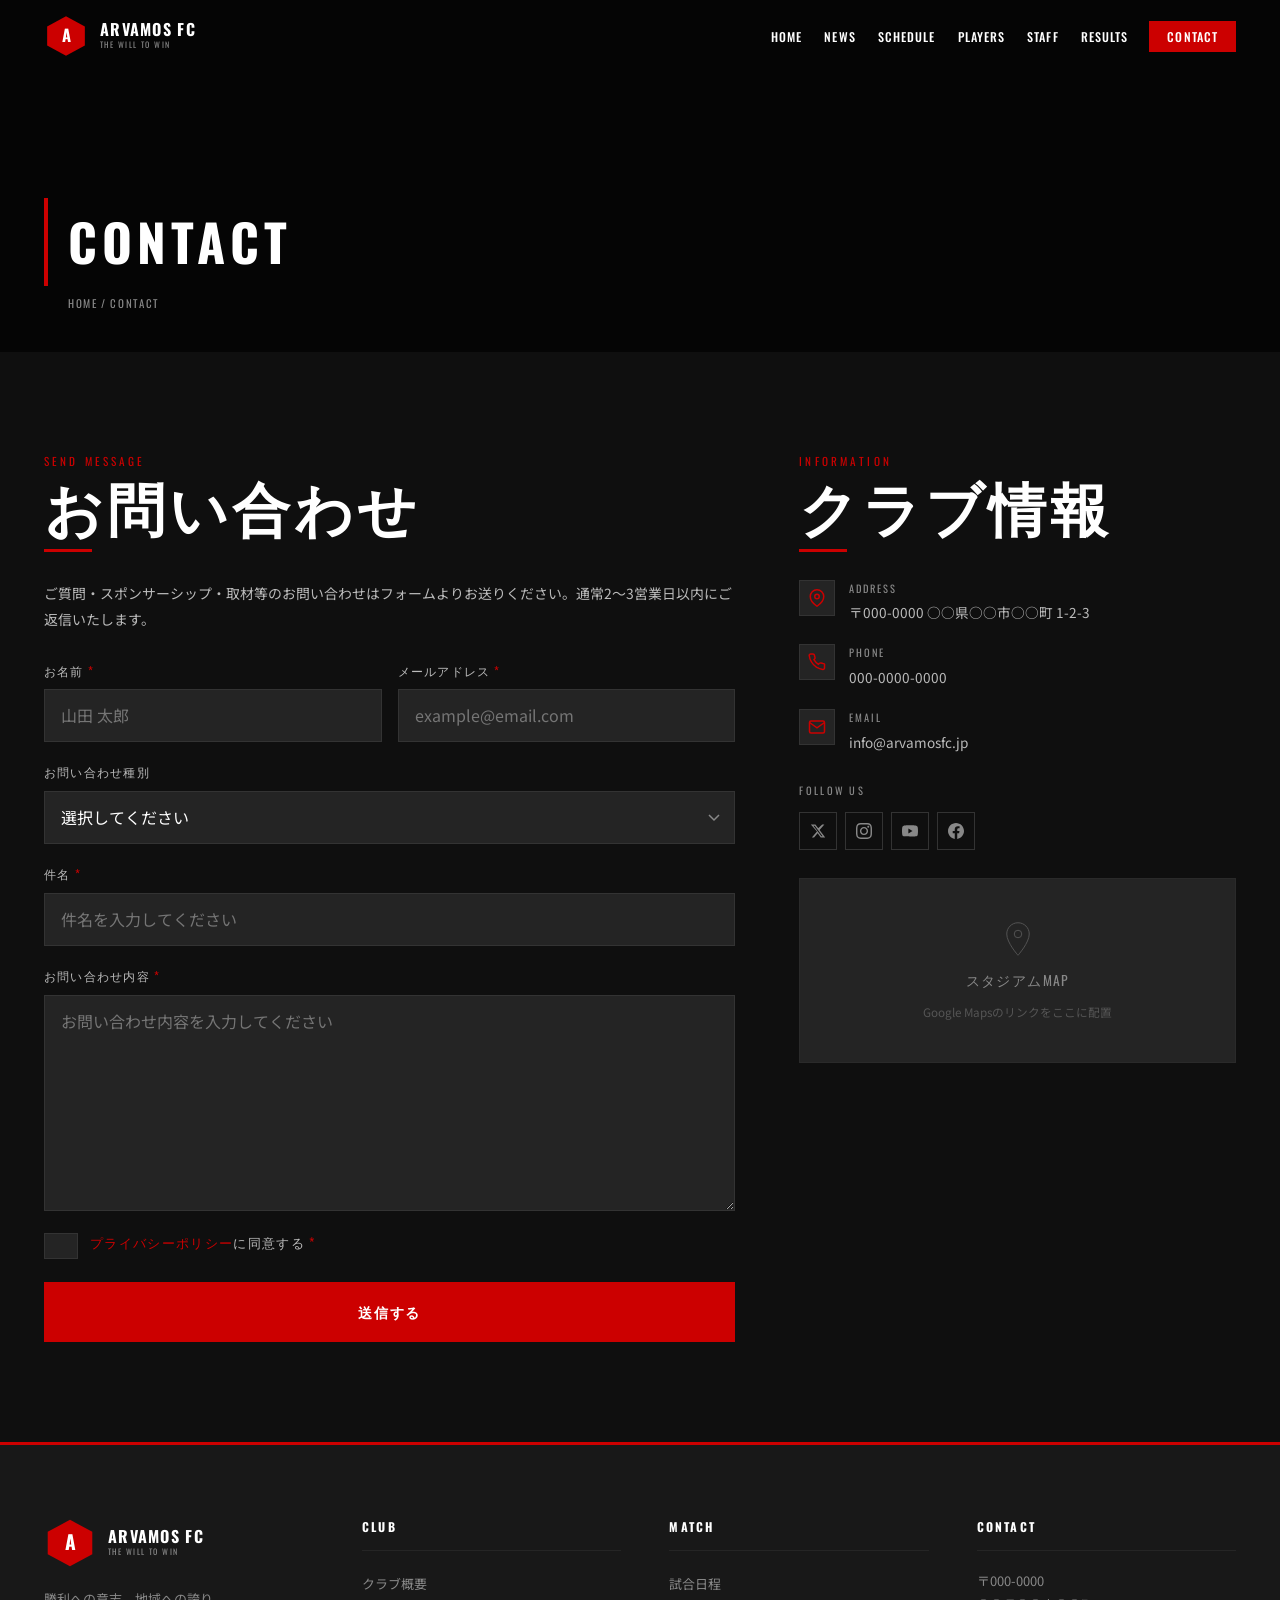
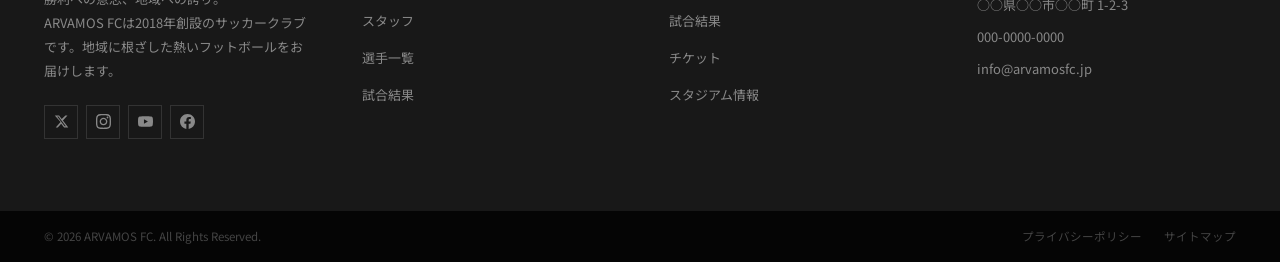
<file: contact.html>
<!DOCTYPE html>
<html lang="ja">
<head>
  <meta charset="UTF-8">
  <meta name="viewport" content="width=device-width, initial-scale=1.0">
  <meta name="description" content="ARVAMOS FC お問い合わせページ。ご質問・スポンサーシップ等のお問い合わせはこちらから。">
  <title>CONTACT | ARVAMOS FC</title>
  <link rel="preconnect" href="https://fonts.googleapis.com">
  <link rel="preconnect" href="https://fonts.gstatic.com" crossorigin>
  <link href="https://fonts.googleapis.com/css2?family=Oswald:wght@300;400;500;600;700&family=Noto+Sans+JP:wght@300;400;700&display=swap" rel="stylesheet">
  <link rel="stylesheet" href="style.css">
</head>
<body data-page="contact">

  <div id="site-header"></div>

  <div class="page-hero" style="background-image:url('https://images.unsplash.com/photo-1484482340112-e1e2682b4856?w=1920&q=70')">
    <div class="page-hero__overlay"></div>
    <div class="page-hero__content">
      <div class="container">
        <h1 class="page-hero__title">CONTACT</h1>
        <p class="page-hero__breadcrumb"><a href="index.html">HOME</a> / CONTACT</p>
      </div>
    </div>
  </div>

  <main>
    <section class="sec contact-sec" id="contact-sec">
      <div class="container">
        <div class="contact-wrap">

          <!-- Form -->
          <div class="contact-form-col" data-animate>
            <span class="sec-label">SEND MESSAGE</span>
            <h2 class="sec-title sec-title--left">お問い合わせ</h2>
            <div class="sec-rule"></div>
            <p class="contact-intro">ご質問・スポンサーシップ・取材等のお問い合わせはフォームよりお送りください。通常2〜3営業日以内にご返信いたします。</p>

            <form class="c-form" id="contact-form" novalidate>
              <div class="form-row form-row--2">
                <div class="form-group">
                  <label for="f-name">お名前 <span class="req">*</span></label>
                  <input type="text" id="f-name" name="name" required placeholder="山田 太郎" autocomplete="name">
                </div>
                <div class="form-group">
                  <label for="f-email">メールアドレス <span class="req">*</span></label>
                  <input type="email" id="f-email" name="email" required placeholder="example@email.com" autocomplete="email">
                </div>
              </div>
              <div class="form-group">
                <label for="f-cat">お問い合わせ種別</label>
                <select id="f-cat" name="category">
                  <option value="">選択してください</option>
                  <option value="general">一般お問い合わせ</option>
                  <option value="sponsor" id="opt-sponsor">スポンサーシップ</option>
                  <option value="ticket">チケット・観戦</option>
                  <option value="academy">アカデミー</option>
                  <option value="media">メディア・取材</option>
                  <option value="other">その他</option>
                </select>
              </div>
              <div class="form-group">
                <label for="f-subject">件名 <span class="req">*</span></label>
                <input type="text" id="f-subject" name="subject" required placeholder="件名を入力してください">
              </div>
              <div class="form-group">
                <label for="f-message">お問い合わせ内容 <span class="req">*</span></label>
                <textarea id="f-message" name="message" rows="7" required placeholder="お問い合わせ内容を入力してください"></textarea>
              </div>
              <div class="form-group form-group--check">
                <input type="checkbox" id="f-privacy" name="privacy" required>
                <label for="f-privacy"><a href="#" target="_blank">プライバシーポリシー</a>に同意する <span class="req">*</span></label>
              </div>
              <button type="submit" class="btn btn--red btn--full">送信する</button>
              <div class="form-msg" id="form-msg" hidden></div>
            </form>
          </div>

          <!-- Info -->
          <div class="contact-info-col" data-animate>
            <span class="sec-label">INFORMATION</span>
            <h2 class="sec-title sec-title--left">クラブ情報</h2>
            <div class="sec-rule"></div>
            <div class="ci-list" id="ci-list"></div>

            <!-- SNS -->
            <div class="ci-sns-wrap">
              <p class="ci-sns-title">FOLLOW US</p>
              <div class="ci-sns" id="ci-sns"></div>
            </div>

            <!-- Map placeholder -->
            <div class="ci-map">
              <div class="ci-map__inner">
                <svg viewBox="0 0 64 64" width="40" height="40" fill="none" stroke="currentColor" stroke-width="1.5">
                  <path d="M32 6C22 6 14 14 14 24c0 14 18 34 18 34s18-20 18-34C50 14 42 6 32 6z"/>
                  <circle cx="32" cy="24" r="6"/>
                </svg>
                <p>スタジアムMAP</p>
                <span>Google Mapsのリンクをここに配置</span>
              </div>
            </div>
          </div>

        </div>
      </div>
    </section>
  </main>

  <div id="site-footer"></div>
  <button class="totop" id="totop" aria-label="トップへ戻る">
    <svg viewBox="0 0 24 24" fill="none" stroke="currentColor" stroke-width="2.5" width="18" height="18"><polyline points="18 15 12 9 6 15"></polyline></svg>
  </button>
  <nav class="mob-nav" id="mob-nav" aria-label="モバイルナビ"></nav>

  <script src="config.js"></script>
  <script src="main.js"></script>
</body>
</html>
</file>
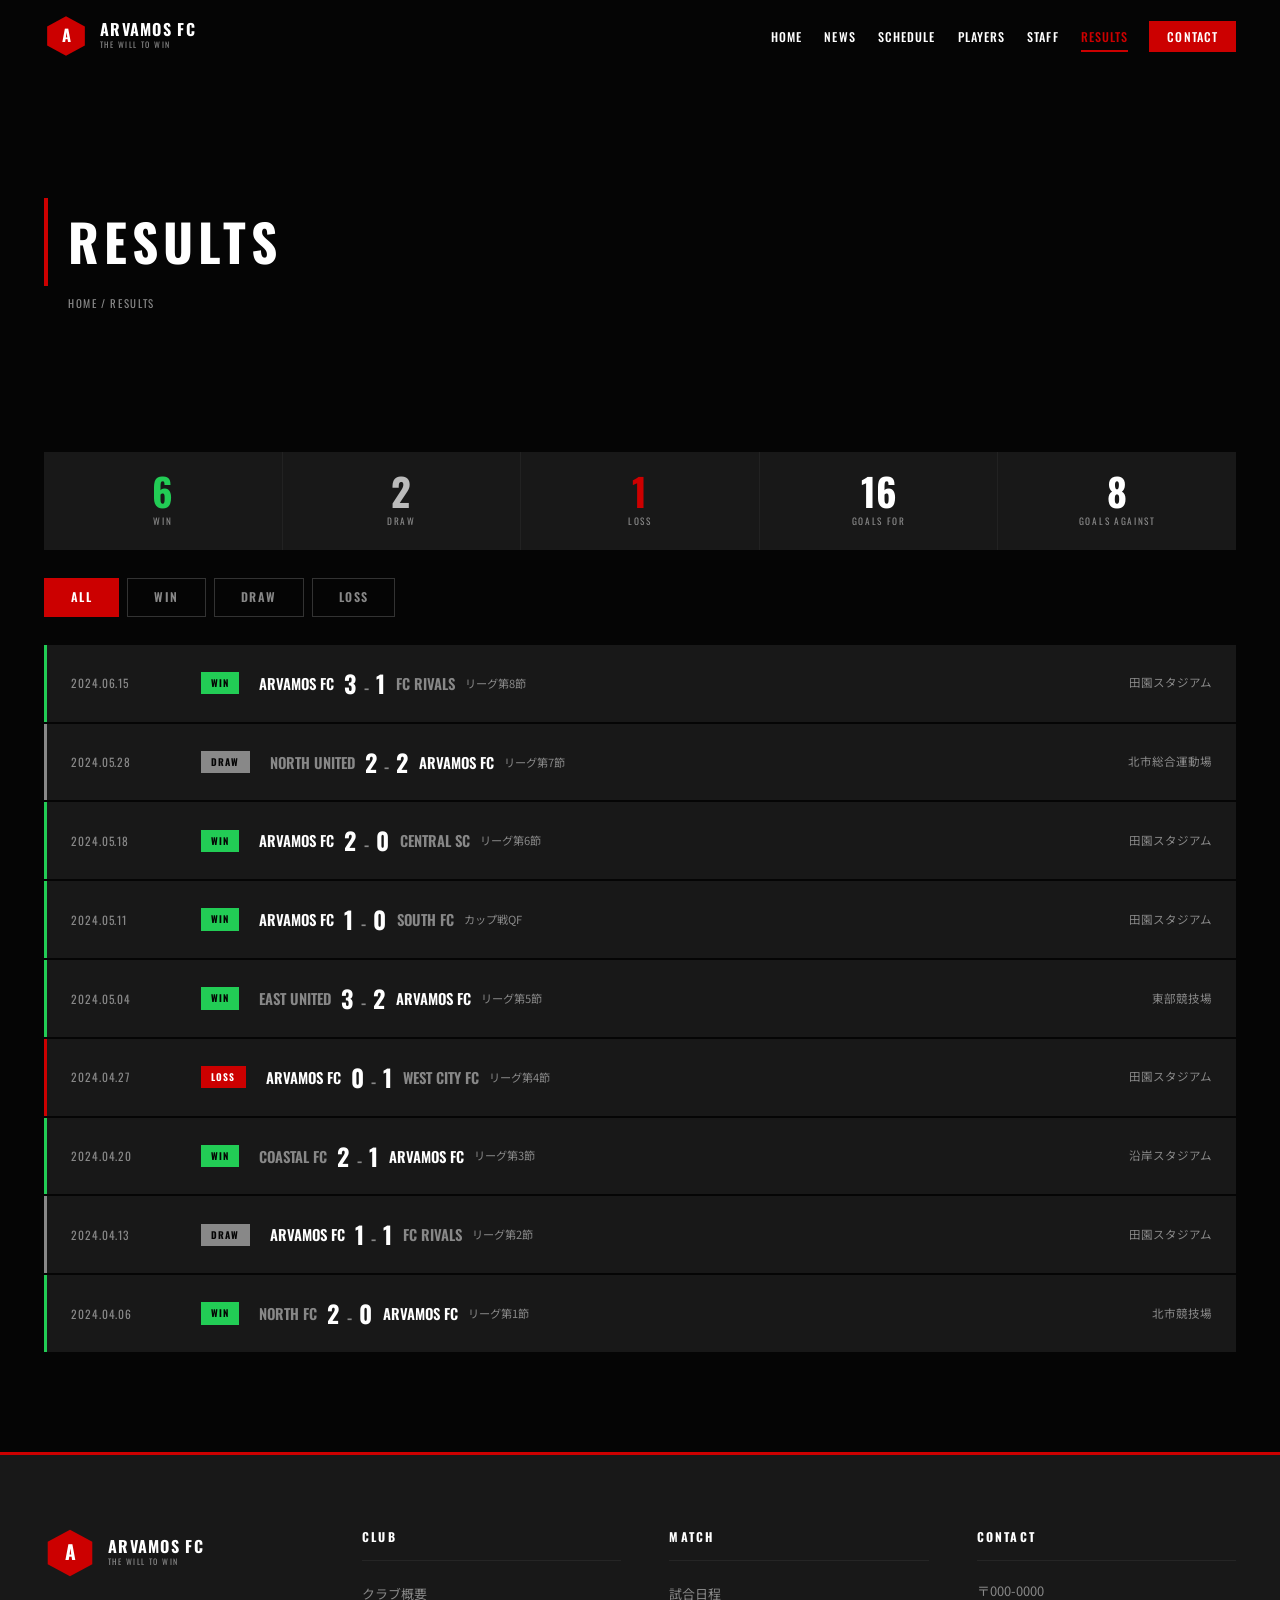
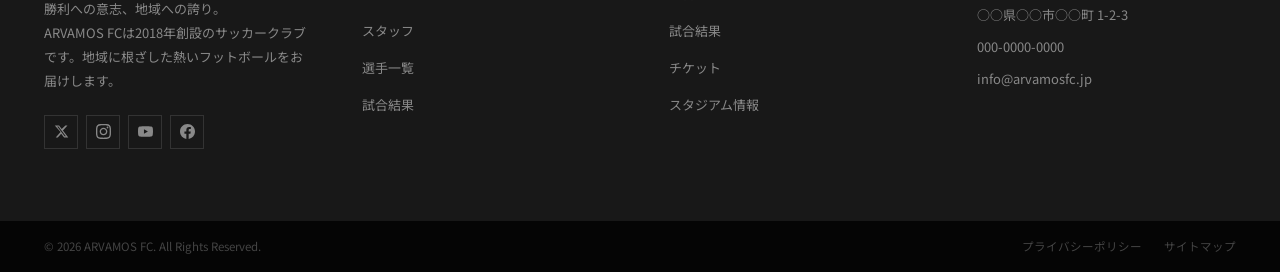
<file: results.html>
<!DOCTYPE html>
<html lang="ja">
<head>
  <meta charset="UTF-8">
  <meta name="viewport" content="width=device-width, initial-scale=1.0">
  <meta name="description" content="ARVAMOS FC 試合結果一覧。全試合の結果をご覧いただけます。">
  <title>RESULTS | ARVAMOS FC</title>
  <link rel="preconnect" href="https://fonts.googleapis.com">
  <link rel="preconnect" href="https://fonts.gstatic.com" crossorigin>
  <link href="https://fonts.googleapis.com/css2?family=Oswald:wght@300;400;500;600;700&family=Noto+Sans+JP:wght@300;400;700&display=swap" rel="stylesheet">
  <link rel="stylesheet" href="style.css">
</head>
<body data-page="results">

  <div id="site-header"></div>

  <div class="page-hero" style="background-image:url('https://images.unsplash.com/photo-1517466787929-bc90951d0974?w=1920&q=70')">
    <div class="page-hero__overlay"></div>
    <div class="page-hero__content">
      <div class="container">
        <h1 class="page-hero__title">RESULTS</h1>
        <p class="page-hero__breadcrumb"><a href="index.html">HOME</a> / RESULTS</p>
      </div>
    </div>
  </div>

  <main>
    <section class="sec" id="results-page">
      <div class="container">
        <!-- Season summary -->
        <div class="result-summary" id="result-summary-page" data-animate></div>
        <!-- Filter -->
        <div class="stabs" id="result-tabs" data-animate>
          <button class="stab is-active" data-rf="all">ALL</button>
          <button class="stab" data-rf="W">WIN</button>
          <button class="stab" data-rf="D">DRAW</button>
          <button class="stab" data-rf="L">LOSS</button>
        </div>
        <!-- Results list -->
        <div class="rlist" id="results-list-page"></div>
      </div>
    </section>
  </main>

  <div id="site-footer"></div>
  <button class="totop" id="totop" aria-label="トップへ戻る">
    <svg viewBox="0 0 24 24" fill="none" stroke="currentColor" stroke-width="2.5" width="18" height="18"><polyline points="18 15 12 9 6 15"></polyline></svg>
  </button>
  <nav class="mob-nav" id="mob-nav" aria-label="モバイルナビ"></nav>

  <script src="config.js"></script>
  <script src="main.js"></script>
</body>
</html>
</file>
<file: style.css>
/* ============================================================
   ARVAMOS FC — style.css (premium template v2)
============================================================ */

/* ── Variables (overridden by config.js via JS) ── */
:root {
  --red:      #CC0000;
  --red-d:    #990000;
  --red-l:    #FF2222;
  --black:    #050505;
  --dark:     #0f0f0f;
  --dark2:    #181818;
  --dark3:    #242424;
  --gray:     #888;
  --gray-l:   #bbb;
  --white:    #fff;

  --f-disp: 'Oswald', sans-serif;
  --f-body: 'Noto Sans JP', sans-serif;

  --hh:  72px;
  --cw:  1240px;
  --e1:  cubic-bezier(.25,.46,.45,.94);
  --e2:  cubic-bezier(.45,.05,.55,.95);
}

/* ── Reset ── */
*,*::before,*::after { box-sizing: border-box; margin: 0; padding: 0; }
html  { scroll-behavior: smooth; font-size: 16px; }
body  { font-family: var(--f-body); background: var(--black); color: var(--white); line-height: 1.7; overflow-x: hidden; }
img   { display: block; max-width: 100%; height: auto; object-fit: cover; }
a     { color: inherit; text-decoration: none; }
ul    { list-style: none; }
address { font-style: normal; }
button  { cursor: pointer; background: none; border: none; color: inherit; font: inherit; }
input, select, textarea { font: inherit; }

/* ── Container & Utilities ── */
.container { max-width: var(--cw); margin-inline: auto; padding-inline: 24px; }
.sec       { padding-block: 100px; }
.sec-head  { display: flex; align-items: flex-end; justify-content: space-between; margin-bottom: 48px; gap: 16px; }
.sec-label { display: block; font-family: var(--f-disp); font-size: .7rem; letter-spacing: .28em; color: var(--red); margin-bottom: 6px; }
.sec-title { font-family: var(--f-disp); font-size: clamp(2.2rem,4.5vw,3.6rem); font-weight: 700; letter-spacing: .07em; line-height: 1; }
.sec-title--left { text-align: left; }
.sec-rule  { width: 0; height: 3px; background: var(--red); margin-top: 14px; transition: width 1s var(--e1); }
.is-visible .sec-rule { width: 48px; }
.sec-more  { font-family: var(--f-disp); font-size: .76rem; letter-spacing: .15em; color: var(--gray-l); padding-bottom: 2px; border-bottom: 1px solid var(--gray); transition: color .2s, border-color .2s; white-space: nowrap; flex-shrink: 0; }
.sec-more:hover { color: var(--white); border-color: var(--white); }
.sec-more span  { display: inline-block; transition: transform .2s; }
.sec-more:hover span { transform: translateX(4px); }
.sec__cta-btn   { text-align: center; margin-top: 40px; }

/* ── Buttons ── */
.btn { display: inline-flex; align-items: center; gap: 8px; font-family: var(--f-disp); font-size: .84rem; font-weight: 600; letter-spacing: .12em; padding: 13px 30px; border: 2px solid transparent; transition: background .22s var(--e1), color .22s, border-color .22s, transform .18s; white-space: nowrap; }
.btn:hover { transform: translateY(-2px); }
.btn--red   { background: var(--red);   color: var(--white); border-color: var(--red); }
.btn--red:hover   { background: var(--red-l); border-color: var(--red-l); }
.btn--ghost { background: transparent; color: var(--white); border-color: rgba(255,255,255,.5); }
.btn--ghost:hover { background: var(--white); color: var(--black); border-color: var(--white); }
.btn--white { background: var(--white); color: var(--black); border-color: var(--white); }
.btn--white:hover { background: transparent; color: var(--white); }
.btn--sm    { font-size: .72rem; padding: 8px 18px; }
.btn--full  { width: 100%; justify-content: center; padding: 16px; font-size: .9rem; }

/* ============================================================
   HEADER (injected by JS)
============================================================ */
.header { position: fixed; top: 0; left: 0; right: 0; z-index: 900; height: var(--hh); transition: background .35s var(--e1), backdrop-filter .35s, box-shadow .35s; }
.header.scrolled { background: rgba(5,5,5,.9); backdrop-filter: blur(20px) saturate(180%); -webkit-backdrop-filter: blur(20px) saturate(180%); box-shadow: 0 1px 0 rgba(255,255,255,.06); }
.header__inner { height: 100%; max-width: var(--cw); margin-inline: auto; padding-inline: 24px; display: flex; align-items: center; justify-content: space-between; gap: 16px; }

/* Logo */
.logo { display: flex; align-items: center; gap: 12px; flex-shrink: 0; }
.logo__emblem { transition: transform .4s var(--e1); flex-shrink: 0; }
.logo:hover .logo__emblem { transform: rotate(15deg) scale(1.05); }
.logo__text { display: flex; flex-direction: column; gap: 1px; }
.logo__name { font-family: var(--f-disp); font-size: 1rem; font-weight: 700; letter-spacing: .08em; line-height: 1; }
.logo__sub  { font-family: var(--f-disp); font-size: .5rem; letter-spacing: .18em; color: var(--gray); }

/* Nav */
.nav__list { display: flex; align-items: center; gap: 0; }
.nav__link { font-family: var(--f-disp); font-size: .76rem; font-weight: 500; letter-spacing: .09em; padding: 6px 11px; position: relative; transition: color .2s; }
.nav__link::after { content:''; position: absolute; bottom: 0; left: 11px; right: 11px; height: 2px; background: var(--red); transform: scaleX(0); transform-origin: center; transition: transform .25s var(--e1); }
.nav__link:hover { color: var(--red); }
.nav__link:hover::after, .nav__link--current::after { transform: scaleX(1); }
.nav__link--current { color: var(--red); }
.nav__link--cta { background: var(--red); color: var(--white) !important; margin-left: 10px; padding: 6px 18px; }
.nav__link--cta::after { display: none; }
.nav__link--cta:hover { background: var(--red-l) !important; }

/* Hamburger */
.hamburger { display: none; flex-direction: column; justify-content: center; gap: 5px; width: 40px; height: 40px; padding: 8px; z-index: 10; }
.hamburger span { display: block; width: 100%; height: 2px; background: var(--white); transition: transform .32s var(--e2), opacity .32s; transform-origin: center; }
.hamburger.open span:nth-child(1) { transform: translateY(7px) rotate(45deg); }
.hamburger.open span:nth-child(2) { opacity: 0; }
.hamburger.open span:nth-child(3) { transform: translateY(-7px) rotate(-45deg); }

/* ============================================================
   HERO
============================================================ */
.hero { position: relative; height: 100svh; min-height: 620px; display: flex; align-items: center; justify-content: center; overflow: hidden; }
.hero__media { position: absolute; inset: 0; overflow: hidden; }

/* Image hero (Ken Burns) */
.hero__img { width: 100%; height: 100%; object-fit: cover; object-position: center 30%; transform: scale(1.08); animation: kenBurns 22s ease-in-out infinite alternate; will-change: transform; }
@keyframes kenBurns { from { transform: scale(1.08) translate(0,0); } to { transform: scale(1.16) translate(-2%,-1%); } }

/* Video hero */
.hero__video { position: absolute; inset: 0; width: 100%; height: 100%; object-fit: cover; object-position: center; }

.hero__overlay { position: absolute; inset: 0; background: linear-gradient(to bottom, rgba(5,5,5,.5) 0%, rgba(5,5,5,.2) 35%, rgba(5,5,5,.75) 75%, rgba(5,5,5,.98) 100%), linear-gradient(to right, rgba(5,5,5,.65) 0%, transparent 55%); }

.hero__content { position: relative; z-index: 2; text-align: center; padding-inline: 24px; max-width: 980px; }
.hero__season  { font-family: var(--f-disp); font-size: .78rem; letter-spacing: .35em; color: var(--red); margin-bottom: 16px; opacity: 0; transform: translateY(20px); }
.hero__title   { display: flex; flex-direction: column; align-items: center; margin-bottom: 12px; opacity: 0; transform: translateY(36px); }
.hero__title-main { font-family: var(--f-disp); font-weight: 700; font-size: clamp(4.5rem,13vw,11rem); letter-spacing: .04em; line-height: .92; text-shadow: 0 4px 60px rgba(0,0,0,.7); }
.hero__title-fc   { font-family: var(--f-disp); font-style: normal; font-weight: 300; font-size: clamp(2rem,5.5vw,4.5rem); letter-spacing: .22em; color: rgba(255,255,255,.65); line-height: 1.1; }
.hero__ja      { font-size: clamp(.85rem,2vw,1.2rem); font-weight: 300; letter-spacing: .3em; color: rgba(255,255,255,.55); margin-bottom: 18px; opacity: 0; transform: translateY(20px); }
.hero__rule    { width: 0; height: 2px; background: var(--red); margin-inline: auto; margin-bottom: 18px; opacity: 0; transition: width 1.2s var(--e1); }
.hero__rule.show { width: 80px; opacity: 1; }
.hero__tagline { font-family: var(--f-disp); font-size: clamp(.8rem,1.8vw,1.1rem); letter-spacing: .4em; color: var(--red); margin-bottom: 38px; opacity: 0; transform: translateY(20px); }
.hero__btns    { display: flex; gap: 16px; justify-content: center; flex-wrap: wrap; opacity: 0; transform: translateY(20px); }
.hero__scroll  { position: absolute; bottom: 32px; left: 50%; transform: translateX(-50%); z-index: 2; display: flex; flex-direction: column; align-items: center; gap: 10px; font-family: var(--f-disp); font-size: .6rem; letter-spacing: .25em; color: var(--gray); opacity: 0; }
.hero__scroll-bar { width: 1px; height: 50px; background: linear-gradient(to bottom, var(--red), transparent); animation: scrollPulse 2.2s ease-in-out infinite; }
@keyframes scrollPulse { 0%,100% { opacity:.3; transform: scaleY(.6); transform-origin: top; } 50% { opacity:1; transform: scaleY(1); transform-origin: top; } }

/* ============================================================
   HERO — POSTER DESIGN  (.hero--poster)
============================================================ */
.hero--poster {
  background: #f2f2f2;
  justify-content: flex-start;
  align-items: stretch;
}
.hero--poster .hero__overlay,
.hero--poster .hero__media { display: none; }

/* Fine dot grid */
.hp-grid {
  position: absolute;
  inset: 0;
  background-image:
    linear-gradient(rgba(0,0,0,.055) 1px, transparent 1px),
    linear-gradient(90deg, rgba(0,0,0,.055) 1px, transparent 1px);
  background-size: 44px 44px;
  z-index: 0;
  pointer-events: none;
}

/* Diagonal accent lines */
.hp-lines { position: absolute; inset: 0; overflow: hidden; z-index: 1; pointer-events: none; }
.hp-line   { position: absolute; top: -60%; border-radius: 2px; transform-origin: center; opacity: 0; }
.hp-line--1 { left: 44%; width: 10px; height: 220%; background: var(--red); transform: rotate(-14deg); }
.hp-line--2 { left: 48%; width:  4px; height: 220%; background: var(--red); transform: rotate(-14deg); }
.hp-line--3 { left: 39%; width:  2px; height: 220%; background: var(--red); transform: rotate(-14deg); }
.hp-line--4 { left: 51%; width:  2px; height: 220%; background: var(--red); transform: rotate(-14deg); }
.hp-lines.is-visible .hp-line--1 { opacity: .80; transition: opacity .7s .50s ease; }
.hp-lines.is-visible .hp-line--2 { opacity: .45; transition: opacity .7s .62s ease; }
.hp-lines.is-visible .hp-line--3 { opacity: .22; transition: opacity .7s .74s ease; }
.hp-lines.is-visible .hp-line--4 { opacity: .14; transition: opacity .7s .86s ease; }

/* Giant watermark copy */
.hp-bg-copy {
  position: absolute;
  left: -1%;
  top: calc(var(--hh) - 8px);
  z-index: 1;
  display: flex;
  flex-direction: column;
  line-height: .82;
  user-select: none;
  pointer-events: none;
  opacity: 0;
  transition: opacity 1.6s .05s ease;
}
.hp-bg-copy.is-visible { opacity: 1; }
.hp-bg-copy span {
  font-family: var(--f-disp);
  font-size: clamp(8rem, 21vw, 21rem);
  font-weight: 700;
  color: rgba(0,0,0,.053);
  letter-spacing: -.01em;
  display: block;
}

/* Layout */
.hp-body {
  position: relative;
  z-index: 3;
  display: flex;
  width: 100%;
  height: 100%;
  padding-top: var(--hh);
}

/* Left panel */
.hp-left {
  display: flex;
  flex-direction: column;
  justify-content: center;
  padding: 32px 48px 80px 6vw;
  width: 52%;
  flex-shrink: 0;
}
.hp-season {
  font-family: var(--f-disp);
  font-size: .75rem;
  letter-spacing: .32em;
  color: var(--red);
  display: block;
  margin-bottom: 16px;
  opacity: 0;
  transform: translateY(18px);
}
.hp-club {
  font-family: var(--f-disp);
  font-size: clamp(1.4rem, 2.8vw, 2.2rem);
  font-weight: 700;
  color: #111;
  letter-spacing: .06em;
  line-height: 1.2;
  margin-bottom: 22px;
  opacity: 0;
  transform: translateY(18px);
}
.hp-copy {
  font-size: clamp(.82rem, 1.3vw, .96rem);
  color: #666;
  line-height: 2.1;
  font-weight: 300;
  margin-bottom: 32px;
  opacity: 0;
  transform: translateY(18px);
}
.hp-btns {
  display: flex;
  gap: 12px;
  flex-wrap: wrap;
  opacity: 0;
  transform: translateY(18px);
}

/* Buttons for light backgrounds */
.btn--dark         { background: #111; color: #fff; border-color: #111; }
.btn--dark:hover   { background: var(--red); border-color: var(--red); }
.btn--outline-dark { background: transparent; color: #111; border-color: #aaa; }
.btn--outline-dark:hover { background: #111; color: #fff; border-color: #111; }

/* Player image area */
.hp-player {
  position: absolute;
  right: 0;
  top: 0;
  bottom: 0;
  width: 54%;
  z-index: 2;
  overflow: hidden;
  opacity: 0;
  transform: translateX(50px);
}
.hp-player.is-visible {
  opacity: 1;
  transform: translateX(0);
  transition: opacity .9s .3s ease, transform .9s .3s cubic-bezier(.16,1,.3,1);
}
/* Gradient blend into bg on left edge */
.hp-player::before {
  content: '';
  position: absolute;
  inset: 0 auto 0 0;
  width: 32%;
  background: linear-gradient(to right, #f2f2f2, transparent);
  z-index: 3;
  pointer-events: none;
}
.hp-player__inner { width: 100%; height: 100%; }

/* Gradient placeholder */
.hp-player__ph {
  width: 100%;
  height: 100%;
  background: linear-gradient(155deg, #1a1a1a 0%, #3a0000 50%, var(--red) 100%);
  position: relative;
  overflow: hidden;
}
.hp-player__ph::before {
  content: '';
  position: absolute;
  inset: 0;
  background:
    radial-gradient(ellipse 60% 75% at 55% 28%, rgba(255,255,255,.07) 0%, transparent 70%),
    repeating-linear-gradient(45deg, transparent, transparent 18px, rgba(255,255,255,.025) 18px, rgba(255,255,255,.025) 19px);
}
.hp-player__ph-hint {
  position: absolute;
  bottom: 24px;
  left: 50%;
  transform: translateX(-50%);
  font-family: var(--f-disp);
  font-size: .65rem;
  letter-spacing: .2em;
  color: rgba(255,255,255,.25);
  white-space: nowrap;
}
/* Single cutout player image (legacy) */
.hp-player__img {
  width: 100%;
  height: 100%;
  object-fit: cover;
  object-position: top center;
}

/* ── Photo Collage ── */
.hp-collage {
  position: relative;
  width: 100%;
  height: 100%;
  background: #080808;
  overflow: hidden;
}

/* Shared img */
.hp-collage__main img,
.hp-collage__s1 img,
.hp-collage__s2 img,
.hp-collage__s3 img {
  width: 100%; height: 100%;
  object-fit: cover;
  display: block;
}

/* ── MAIN: full height, diagonal left edge ── */
.hp-collage__main {
  position: absolute;
  inset: 0;
  left: 28%;
  /* diagonal cut from top-left of this element */
  clip-path: polygon(13% 0%, 100% 0%, 100% 100%, 0% 100%);
  z-index: 1;
}
.hp-collage__main img {
  object-position: 42% 18%;
  filter: contrast(1.28) brightness(.88) saturate(.75);
}
/* Subtle red accent on main via overlay pseudo */
.hp-collage__main::after {
  content: '';
  position: absolute;
  inset: 0;
  background:
    linear-gradient(to left, transparent 40%, rgba(0,0,0,.55) 100%),
    linear-gradient(to top,  color-mix(in srgb, var(--red) 22%, transparent) 0%, transparent 38%);
  z-index: 2;
  pointer-events: none;
}

/* ── SUB 1: top-left quadrant ── */
.hp-collage__s1 {
  position: absolute;
  top: 0; left: 0;
  width: 44%; height: 50%;
  /* diagonal right edge (top-right to bottom-right inset) */
  clip-path: polygon(0 0, 100% 0, 84% 100%, 0 100%);
  z-index: 2;
}
.hp-collage__s1 img {
  object-position: 38% 28%;
  filter: grayscale(.4) contrast(1.4) brightness(.72) saturate(.5);
}

/* ── SUB 2: bottom-left quadrant ── */
.hp-collage__s2 {
  position: absolute;
  bottom: 0; left: 0;
  width: 44%; height: 50%;
  clip-path: polygon(0 0, 84% 0, 100% 100%, 0 100%);
  z-index: 2;
}
.hp-collage__s2 img {
  object-position: center 42%;
  filter: grayscale(.4) contrast(1.4) brightness(.72) saturate(.5);
}

/* Red 1px divider between sub1 and sub2 */
.hp-collage__s1::before {
  content: '';
  position: absolute;
  bottom: 0; left: 0; right: 0;
  height: 2px;
  background: var(--red);
  opacity: .7;
  z-index: 4;
}

/* ── SUB 3: bottom-right corner accent (optional) ── */
.hp-collage__s3 {
  position: absolute;
  bottom: 0; right: 0;
  width: 28%; height: 30%;
  clip-path: polygon(16% 0%, 100% 0%, 100% 100%, 0% 100%);
  z-index: 3;
}
.hp-collage__s3 img {
  object-position: 62% 12%;
  filter: grayscale(.6) contrast(1.3) brightness(.65) saturate(.35);
}

/* ── Global overlay: left dark fade + bottom red hint ── */
.hp-collage__overlay {
  position: absolute;
  inset: 0;
  background:
    linear-gradient(to right,  rgba(0,0,0,.78) 0%, rgba(0,0,0,.3) 28%, transparent 52%),
    linear-gradient(to top,    color-mix(in srgb, var(--red) 20%, transparent) 0%, transparent 40%),
    linear-gradient(to bottom, rgba(0,0,0,.35) 0%, transparent 20%);
  z-index: 6;
  pointer-events: none;
}

/* ── Mobile: show only main, no clip ── */
@media (max-width: 768px) {
  .hp-collage__main  { left: 0; clip-path: none; }
  .hp-collage__main::after { display: none; }
  .hp-collage__s1,
  .hp-collage__s2,
  .hp-collage__s3    { display: none; }
  .hp-collage__overlay {
    background: linear-gradient(to right, rgba(0,0,0,.55) 0%, transparent 65%);
  }
}

/* CTA Banner */
.hp-cta {
  position: absolute;
  bottom: 36px;
  right: 36px;
  z-index: 5;
  display: inline-flex;
  align-items: stretch;
  text-decoration: none;
  background: #0a0a0a;
  box-shadow: 0 8px 40px rgba(0,0,0,.3);
  overflow: hidden;
  opacity: 0;
  transform: translateY(16px);
  transition: background .2s;
}
.hp-cta.is-visible {
  opacity: 1;
  transform: translateY(0);
  transition: opacity .6s .9s ease, transform .6s .9s ease, background .2s;
}
.hp-cta:hover { background: #1c1c1c; box-shadow: 0 12px 50px rgba(0,0,0,.4); }
.hp-cta__tag {
  background: var(--red);
  font-family: var(--f-disp);
  font-size: 1rem;
  font-weight: 700;
  letter-spacing: .08em;
  color: #fff;
  padding: 16px 24px;
  display: flex;
  align-items: center;
  white-space: nowrap;
}
.hp-cta__body {
  padding: 14px 20px;
  display: flex;
  align-items: center;
  gap: 14px;
}
.hp-cta__ja { font-size: .8rem; color: rgba(255,255,255,.7); white-space: nowrap; }
.hp-cta__arrow { font-family: var(--f-disp); font-size: 1.2rem; color: var(--red); transition: transform .2s; }
.hp-cta:hover .hp-cta__arrow { transform: translateX(4px); }

/* Dark scroll indicator variant */
.hero__scroll--dark { color: #999; }
.hero__scroll--dark .hero__scroll-bar { background: linear-gradient(to bottom, #444, transparent); }

/* ── Mobile overrides ── */
@media (max-width: 960px) {
  .hp-left { width: 58%; padding-left: 4vw; }
  .hp-player { width: 50%; }
}
@media (max-width: 768px) {
  .hero--poster { height: auto; min-height: 100svh; flex-direction: column; overflow: visible; }
  .hp-body { flex-direction: column; height: auto; }
  .hp-left {
    width: 100%;
    padding: calc(var(--hh) + 28px) 24px 28px;
    min-height: 54svh;
    justify-content: flex-end;
  }
  .hp-player {
    position: static;
    width: 100%;
    height: 42svh;
    opacity: 1;
    transform: none;
    flex-shrink: 0;
  }
  .hp-player::before { display: none; }
  .hp-lines .hp-line--1 { left: 60%; }
  .hp-lines .hp-line--2 { left: 65%; }
  .hp-lines .hp-line--3 { left: 53%; }
  .hp-lines .hp-line--4 { left: 69%; }
  .hp-cta {
    position: static;
    width: calc(100% - 48px);
    margin: 20px auto 0;
    opacity: 1;
    transform: none;
  }
  .hp-cta.is-visible { transition: none; }
  .hp-bg-copy span { font-size: clamp(5rem, 22vw, 9rem); }
  .hero__scroll--dark { display: none; }
}
@media (max-width: 480px) {
  .hp-left { padding: calc(var(--hh) + 20px) 20px 20px; }
  .hp-bg-copy span { font-size: clamp(4rem, 24vw, 7rem); }
  .hp-cta { width: calc(100% - 32px); }
}

/* ============================================================
   NEXT MATCH BANNER
============================================================ */
.nmb { display: flex; align-items: center; background: var(--dark2); border-bottom: 1px solid var(--dark3); min-height: 64px; overflow: hidden; flex-wrap: wrap; }
.nmb__label { flex-shrink: 0; background: var(--red); height: 64px; padding: 0 22px; display: flex; align-items: center; font-family: var(--f-disp); font-size: .7rem; font-weight: 700; letter-spacing: .18em; }
.nmb__game  { flex: 1; display: flex; align-items: center; justify-content: center; gap: 14px; padding: 12px 24px; flex-wrap: wrap; }
.nmb__team  { font-family: var(--f-disp); font-size: clamp(.82rem,1.8vw,1.05rem); font-weight: 600; letter-spacing: .04em; }
.nmb__team--h { color: var(--white); }
.nmb__team--a { color: var(--gray-l); }
.nmb__center  { display: flex; flex-direction: column; align-items: center; gap: 2px; }
.nmb__vs   { font-family: var(--f-disp); font-size: .62rem; letter-spacing: .2em; color: var(--red); }
.nmb__info { font-size: .7rem; color: var(--gray); letter-spacing: .04em; }
.nmb__cd   { display: flex; align-items: center; gap: 4px; padding: 0 20px; flex-shrink: 0; }
.cd-unit   { display: flex; flex-direction: column; align-items: center; gap: 1px; }
.cd-unit b { font-family: var(--f-disp); font-size: clamp(1.1rem,2.5vw,1.7rem); font-weight: 700; line-height: 1; color: var(--white); min-width: 2ch; text-align: center; }
.cd-unit small { font-family: var(--f-disp); font-size: .48rem; letter-spacing: .12em; color: var(--gray); }
.cd-sep  { font-family: var(--f-disp); font-size: 1.3rem; color: var(--red); padding-bottom: 8px; }
.nmb__ticket { flex-shrink: 0; padding: 0 22px; font-family: var(--f-disp); font-size: .78rem; font-weight: 600; letter-spacing: .12em; color: var(--red); border-left: 1px solid var(--dark3); display: flex; align-items: center; gap: 6px; height: 64px; transition: color .2s; }
.nmb__ticket:hover { color: var(--red-l); }
.nmb__ticket span { display: inline-block; transition: transform .2s; }
.nmb__ticket:hover span { transform: translateX(4px); }

/* ============================================================
   TICKER
============================================================ */
.ticker { display: flex; align-items: center; background: var(--red); height: 42px; overflow: hidden; }
.ticker__badge { flex-shrink: 0; background: var(--red-d); padding: 0 18px; height: 100%; display: flex; align-items: center; font-family: var(--f-disp); font-size: .68rem; font-weight: 700; letter-spacing: .18em; }
.ticker__wrap  { flex: 1; overflow: hidden; }
.ticker__inner { display: flex; white-space: nowrap; animation: tickScroll 45s linear infinite; }
.ticker__inner span { font-family: var(--f-disp); font-size: .76rem; letter-spacing: .04em; padding-left: 56px; }
@keyframes tickScroll { from { transform: translateX(0); } to { transform: translateX(-50%); } }

/* ============================================================
   NEWS
============================================================ */
.news-sec { background: var(--dark); padding-block: 80px; }
.news-rail-wrap { position: relative; }
.news-rail { display: flex; gap: 22px; overflow-x: auto; scroll-snap-type: x mandatory; -webkit-overflow-scrolling: touch; padding: 8px 24px 28px; scrollbar-width: none; }
.news-rail::-webkit-scrollbar { display: none; }
.nc { flex: 0 0 318px; scroll-snap-align: start; background: var(--dark2); transition: transform .3s var(--e1); }
.nc:hover { transform: translateY(-4px); }
.nc__inner { display: block; height: 100%; }
.nc__img-box { position: relative; overflow: hidden; aspect-ratio: 16/10; }
.nc__img-box img { width: 100%; height: 100%; transition: transform .55s var(--e1); }
.nc:hover .nc__img-box img { transform: scale(1.06); }
.nc__cat { position: absolute; top: 14px; left: 14px; font-family: var(--f-disp); font-size: .6rem; font-weight: 700; letter-spacing: .12em; padding: 4px 10px; }
.nc__cat--report   { background: var(--red); color: var(--white); }
.nc__cat--transfer { background: #0055cc; color: var(--white); }
.nc__cat--info     { background: var(--dark3); color: var(--gray-l); border: 1px solid #444; }
.nc__body  { padding: 20px; }
.nc__date  { display: block; font-family: var(--f-disp); font-size: .7rem; letter-spacing: .1em; color: var(--red); margin-bottom: 8px; }
.nc__title { font-family: var(--f-disp); font-size: .96rem; font-weight: 600; line-height: 1.4; margin-bottom: 10px; }
.nc__text  { font-size: .8rem; color: var(--gray); line-height: 1.7; }
.news-dots { display: flex; justify-content: center; gap: 8px; padding-top: 4px; }
.news-dot  { width: 8px; height: 8px; border-radius: 50%; background: var(--dark3); border: 1px solid #444; transition: background .2s, transform .2s; cursor: pointer; }
.news-dot.is-active { background: var(--red); transform: scale(1.3); }

/* ============================================================
   ABOUT
============================================================ */
.about-sec { display: grid; grid-template-columns: 50% 50%; min-height: 680px; background: var(--dark2); }
.about-sec__img { position: relative; overflow: hidden; }
.about-sec__img img { width: 100%; height: 100%; object-fit: cover; transition: transform .7s var(--e1); }
.about-sec__img:hover img { transform: scale(1.04); }
.about-sec__img-overlay { position: absolute; inset: 0; background: linear-gradient(to right, transparent 60%, var(--dark2) 100%); }
.about-sec__body { display: flex; flex-direction: column; justify-content: center; padding: 80px 60px; background: var(--dark2); }
.about-lead { font-family: var(--f-disp); font-size: clamp(1.5rem,2.8vw,2.2rem); font-weight: 400; line-height: 1.4; margin-block: 24px 18px; }
.about-text { font-size: .87rem; color: var(--gray-l); line-height: 1.95; margin-bottom: 32px; }
.about-stats { display: grid; grid-template-columns: repeat(4,1fr); gap: 1px; background: #222; margin-bottom: 32px; }
.about-stat  { background: var(--dark3); padding: 18px 12px; text-align: center; }
.about-stat__n { display: block; font-family: var(--f-disp); font-size: clamp(1.4rem,2.2vw,2rem); font-weight: 700; color: var(--red); line-height: 1; }
.about-stat__l { display: block; font-family: var(--f-disp); font-size: .56rem; letter-spacing: .18em; color: var(--gray); margin-top: 4px; }

/* ============================================================
   SCHEDULE / RESULTS
============================================================ */
.schedule-sec { background: var(--black); position: relative; }
.schedule-sec__bg { position: absolute; inset: 0; background: url('https://images.unsplash.com/photo-1522778526097-ce0a22ceb253?w=1920&q=50') center/cover no-repeat; opacity: .04; pointer-events: none; }

/* View tabs (日程/結果 toggle) */
.view-tabs { display: flex; gap: 4px; }
.vtab { font-family: var(--f-disp); font-size: .76rem; font-weight: 600; letter-spacing: .1em; padding: 7px 20px; border: 1px solid #333; color: var(--gray); transition: background .2s, border-color .2s, color .2s; }
.vtab.vtab--active { background: var(--red); border-color: var(--red); color: var(--white); }

/* Filter tabs */
.stabs { display: flex; gap: 8px; margin-bottom: 28px; flex-wrap: wrap; }
.stab  { font-family: var(--f-disp); font-size: .76rem; font-weight: 600; letter-spacing: .12em; padding: 8px 26px; border: 1px solid #333; color: var(--gray); transition: background .2s, border-color .2s, color .2s; }
.stab:hover, .stab.is-active { background: var(--red); border-color: var(--red); color: var(--white); }

/* Schedule rows */
.mlist { display: flex; flex-direction: column; gap: 2px; }
.mrow  { display: grid; grid-template-columns: 70px 150px 1fr auto auto; align-items: center; gap: 20px; background: var(--dark2); padding: 20px 28px; transition: background .2s, transform .2s; }
.mrow:hover { background: var(--dark3); transform: translateX(4px); }
.mrow.hidden { display: none; }
.mrow__date { display: flex; flex-direction: column; align-items: center; line-height: 1; }
.mrow__date b    { font-family: var(--f-disp); font-size: 2rem; font-weight: 700; }
.mrow__date span { font-family: var(--f-disp); font-size: .66rem; letter-spacing: .15em; color: var(--gray); margin-top: 2px; }
.mrow__meta { display: flex; flex-direction: column; gap: 6px; }
.mbadge     { display: inline-block; font-family: var(--f-disp); font-size: .6rem; font-weight: 700; letter-spacing: .12em; padding: 3px 10px; width: fit-content; }
.mbadge--h  { background: var(--red); color: var(--white); }
.mbadge--a  { background: transparent; border: 1px solid #555; color: var(--gray); }
.mcomp      { font-size: .73rem; color: var(--gray); }
.mrow__teams { display: flex; align-items: center; gap: 10px; flex-wrap: wrap; }
.mteam      { font-family: var(--f-disp); font-size: .92rem; font-weight: 600; color: var(--gray); }
.mteam--h   { color: var(--white); }
.mvs        { font-family: var(--f-disp); font-size: .62rem; letter-spacing: .18em; color: var(--red); }
.mvenue     { font-size: .73rem; color: var(--gray); }

/* Result rows */
.result-summary { display: grid; grid-template-columns: repeat(5,1fr); gap: 1px; background: #222; margin-bottom: 28px; }
.rs-item  { background: var(--dark2); padding: 20px 12px; text-align: center; }
.rs-item__n { display: block; font-family: var(--f-disp); font-size: clamp(1.6rem,3vw,2.4rem); font-weight: 700; line-height: 1; }
.rs-item__l { display: block; font-family: var(--f-disp); font-size: .58rem; letter-spacing: .18em; color: var(--gray); margin-top: 4px; }
.rs-item--w .rs-item__n { color: #22cc55; }
.rs-item--d .rs-item__n { color: var(--gray-l); }
.rs-item--l .rs-item__n { color: var(--red); }
.rs-item--gf .rs-item__n { color: var(--white); }
.rs-item--ga .rs-item__n { color: var(--white); }

.rlist { display: flex; flex-direction: column; gap: 2px; }
.rrow  { display: grid; grid-template-columns: 110px auto 1fr auto; align-items: center; gap: 20px; background: var(--dark2); padding: 18px 24px; border-left: 3px solid transparent; transition: background .2s; }
.rrow.is-W { border-left-color: #22cc55; }
.rrow.is-D { border-left-color: var(--gray); }
.rrow.is-L { border-left-color: var(--red); }
.rrow.hidden { display: none; }
.rrow__date { font-family: var(--f-disp); font-size: .72rem; letter-spacing: .08em; color: var(--gray); }
.rrow__badge { font-family: var(--f-disp); font-size: .6rem; font-weight: 700; letter-spacing: .12em; padding: 3px 10px; }
.rrow__badge.is-W { background: #22cc55; color: var(--black); }
.rrow__badge.is-D { background: var(--gray); color: var(--black); }
.rrow__badge.is-L { background: var(--red); color: var(--white); }
.rrow__teams { display: flex; align-items: center; gap: 10px; flex-wrap: wrap; }
.rrow__score { font-family: var(--f-disp); font-size: 1.5rem; font-weight: 700; letter-spacing: .05em; white-space: nowrap; }
.rrow__score b { color: var(--white); }
.rrow__score span { color: var(--gray); font-size: 1rem; margin-inline: 6px; }
.rrow__venue { font-size: .72rem; color: var(--gray); text-align: right; }
.rrow__comp  { font-size: .7rem; color: var(--gray); }

/* ============================================================
   PLAYERS (index grid)
============================================================ */
.players-sec { background: var(--dark); padding-block: 100px 0; }
.players-sec .container { margin-bottom: 40px; }
.pgrid { display: grid; grid-template-columns: repeat(6,1fr); gap: 2px; }
.pc { position: relative; overflow: hidden; cursor: pointer; }
.pc__img-wrap { aspect-ratio: 3/4; overflow: hidden; }
.pc__img { width: 100%; height: 100%; object-fit: cover; object-position: top center; filter: grayscale(25%); transition: transform .6s var(--e1), filter .4s; }
.pc:hover .pc__img { transform: scale(1.08); filter: grayscale(0%); }
.pc__top { position: absolute; top: 0; left: 0; right: 0; display: flex; justify-content: space-between; align-items: flex-start; padding: 12px; background: linear-gradient(to bottom, rgba(0,0,0,.65), transparent); }
.pc__pos { font-family: var(--f-disp); font-size: .63rem; font-weight: 700; letter-spacing: .12em; background: var(--red); color: var(--white); padding: 3px 9px; }
.pc__num { font-family: var(--f-disp); font-size: 2.4rem; font-weight: 700; color: rgba(255,255,255,.13); line-height: 1; }
.pc__info { position: absolute; bottom: 0; left: 0; right: 0; padding: 18px 14px; background: linear-gradient(to top, rgba(180,0,0,.97) 0%, rgba(140,0,0,.91) 100%); transform: translateY(100%); transition: transform .4s var(--e1); }
.pc:hover .pc__info { transform: translateY(0); }
.pc__ja   { font-family: var(--f-disp); font-size: .98rem; font-weight: 600; }
.pc__en   { font-family: var(--f-disp); font-size: .62rem; letter-spacing: .1em; color: rgba(255,255,255,.65); margin-top: 2px; }
.pc__role { font-family: var(--f-disp); font-size: .57rem; letter-spacing: .18em; color: rgba(255,255,255,.45); margin-top: 4px; }

/* ============================================================
   PLAYERS PAGE (detail cards)
============================================================ */
.pos-tabs { display: flex; gap: 8px; margin-bottom: 40px; flex-wrap: wrap; }
.ptab { font-family: var(--f-disp); font-size: .78rem; font-weight: 600; letter-spacing: .12em; padding: 8px 28px; border: 1px solid #333; color: var(--gray); transition: background .2s, border-color .2s, color .2s; }
.ptab:hover, .ptab.is-active { background: var(--red); border-color: var(--red); color: var(--white); }

.pf-grid { display: grid; grid-template-columns: repeat(3,1fr); gap: 2px; }
.pf-card { background: var(--dark2); overflow: hidden; transition: transform .3s var(--e1); cursor: pointer; }
.pf-card:hover { transform: translateY(-4px); }
.pf-card.hidden { display: none; }
.pf-card__img-wrap { position: relative; aspect-ratio: 3/4; overflow: hidden; }
.pf-card__img { width: 100%; height: 100%; object-fit: cover; object-position: top; filter: grayscale(20%); transition: transform .6s var(--e1), filter .4s; }
.pf-card:hover .pf-card__img { transform: scale(1.06); filter: grayscale(0%); }
.pf-card__badge { position: absolute; top: 0; left: 0; right: 0; display: flex; justify-content: space-between; align-items: flex-start; padding: 16px; background: linear-gradient(to bottom, rgba(0,0,0,.7), transparent); }
.pf-card__pos { font-family: var(--f-disp); font-size: .68rem; font-weight: 700; letter-spacing: .12em; background: var(--red); color: var(--white); padding: 4px 12px; }
.pf-card__num { font-family: var(--f-disp); font-size: 3rem; font-weight: 700; color: rgba(255,255,255,.14); line-height: 1; }
.pf-card__body { padding: 24px; }
.pf-card__name-ja { font-family: var(--f-disp); font-size: 1.2rem; font-weight: 600; letter-spacing: .04em; }
.pf-card__name-en { font-family: var(--f-disp); font-size: .68rem; letter-spacing: .1em; color: var(--gray); margin-top: 2px; margin-bottom: 16px; }
.pf-card__stats { display: grid; grid-template-columns: repeat(3,1fr); gap: 1px; background: #222; margin-bottom: 14px; }
.pf-stat { background: var(--dark3); padding: 10px 8px; text-align: center; }
.pf-stat__v { display: block; font-family: var(--f-disp); font-size: 1rem; font-weight: 700; color: var(--white); }
.pf-stat__l { display: block; font-family: var(--f-disp); font-size: .52rem; letter-spacing: .14em; color: var(--gray); margin-top: 2px; }
.pf-card__bio { font-size: .8rem; color: var(--gray); line-height: 1.75; }
.pf-card__from { font-family: var(--f-disp); font-size: .65rem; letter-spacing: .08em; color: var(--red); margin-top: 10px; }

/* ============================================================
   STAFF PAGE
============================================================ */
.sf-grid { display: grid; grid-template-columns: repeat(3,1fr); gap: 24px; }
.sf-card { background: var(--dark2); overflow: hidden; transition: transform .3s var(--e1); }
.sf-card:hover { transform: translateY(-4px); }
.sf-card__img-wrap { position: relative; aspect-ratio: 4/3; overflow: hidden; }
.sf-card__img { width: 100%; height: 100%; object-fit: cover; object-position: top; filter: grayscale(30%); transition: transform .6s var(--e1), filter .4s; }
.sf-card:hover .sf-card__img { transform: scale(1.05); filter: grayscale(0%); }
.sf-card__role { position: absolute; bottom: 0; left: 0; right: 0; padding: 16px; background: linear-gradient(to top, rgba(0,0,0,.85), transparent); }
.sf-card__role-en { font-family: var(--f-disp); font-size: .65rem; font-weight: 700; letter-spacing: .15em; color: var(--red); }
.sf-card__role-ja { font-family: var(--f-disp); font-size: .75rem; letter-spacing: .08em; color: rgba(255,255,255,.7); margin-top: 2px; }
.sf-card__body { padding: 20px; }
.sf-card__name-ja { font-family: var(--f-disp); font-size: 1.1rem; font-weight: 600; }
.sf-card__name-en { font-family: var(--f-disp); font-size: .63rem; letter-spacing: .1em; color: var(--gray); margin-top: 2px; margin-bottom: 12px; }
.sf-card__bio { font-size: .8rem; color: var(--gray); line-height: 1.75; }

/* ============================================================
   JOIN BANNER
============================================================ */
.join { position: relative; overflow: hidden; padding: 100px 24px; text-align: center; }
.join__bg { position: absolute; inset: 0; background: url('https://images.unsplash.com/photo-1518604666860-9ed391f76460?w=1920&q=70') center/cover no-repeat; }
.join__bg::after { content:''; position: absolute; inset: 0; background: rgba(5,5,5,.82); }
.join__content { position: relative; z-index: 1; max-width: 680px; margin-inline: auto; }
.join__title { font-family: var(--f-disp); font-size: clamp(2.5rem,5.5vw,4.5rem); font-weight: 700; letter-spacing: .1em; margin-bottom: 14px; }
.join__text  { font-size: .9rem; color: var(--gray-l); margin-bottom: 34px; line-height: 1.8; }

/* ============================================================
   GALLERY
============================================================ */
.gallery-sec { background: var(--black); padding-block: 100px; }
.bgrid { display: grid; grid-template-columns: repeat(12,1fr); grid-template-rows: 280px 280px; gap: 4px; margin-top: 40px; }
.gi { position: relative; overflow: hidden; cursor: pointer; }
.gi img { width: 100%; height: 100%; object-fit: cover; transition: transform .55s var(--e1); }
.gi:hover img { transform: scale(1.07); }
.gi__ov { position: absolute; inset: 0; background: rgba(0,0,0,0); display: flex; align-items: center; justify-content: center; transition: background .3s; }
.gi:hover .gi__ov { background: rgba(var(--red-rgb,.8,.2,.2),.5); background: color-mix(in srgb, var(--red) 55%, transparent); }
.gi__ov span { font-family: var(--f-disp); font-size: 1rem; font-weight: 700; letter-spacing: .2em; opacity: 0; transform: translateY(8px); transition: opacity .3s, transform .3s; }
.gi:hover .gi__ov span { opacity: 1; transform: translateY(0); }
.gi-1 { grid-column: 1/7;  grid-row: 1/3; }
.gi-2 { grid-column: 7/10; grid-row: 1; }
.gi-3 { grid-column: 10/13;grid-row: 1; }
.gi-4 { grid-column: 7/10; grid-row: 2; }
.gi-5 { grid-column: 10/13;grid-row: 2; }

/* ============================================================
   MATCH PLANNER
============================================================ */
.planner-sec { background: var(--dark2); }
.planner-wrap { background: var(--dark3); border: 1px solid #2a2a2a; }
.planner-iframe { display: block; width: 100%; border: none; }
.planner-ph { display: flex; flex-direction: column; align-items: center; justify-content: center; gap: 16px; padding: 80px 24px; text-align: center; }
.planner-ph__icon { font-size: 3rem; opacity: .4; }
.planner-ph__title { font-family: var(--f-disp); font-size: 1.5rem; font-weight: 700; letter-spacing: .1em; color: var(--gray); }
.planner-ph__text  { font-size: .85rem; color: var(--gray); line-height: 1.8; max-width: 480px; }
.planner-ph__code  { font-family: monospace; font-size: .78rem; background: #1a1a1a; border: 1px solid #333; color: var(--red); padding: 12px 20px; display: block; max-width: 400px; word-break: break-all; }

/* ============================================================
   SPONSORS
============================================================ */
.sponsors-sec { background: var(--black); }
.sp-tier { margin-bottom: 44px; }
.sp-tier__lbl { font-family: var(--f-disp); font-size: .66rem; letter-spacing: .3em; color: var(--gray); text-align: center; margin-bottom: 20px; display: flex; align-items: center; gap: 16px; }
.sp-tier__lbl::before, .sp-tier__lbl::after { content:''; flex: 1; height: 1px; background: #2a2a2a; }
.sp-row { display: flex; justify-content: center; align-items: center; flex-wrap: wrap; gap: 12px; }
.spi { transition: transform .2s; }
.spi:hover { transform: translateY(-2px); }
.spi a, .spi span { display: flex; align-items: center; justify-content: center; font-family: var(--f-disp); letter-spacing: .1em; color: #555; background: var(--dark3); border: 1px solid #2a2a2a; transition: border-color .2s, color .2s; }
.spi:hover a, .spi:hover span { border-color: var(--red); color: var(--white); }
.sp-row--gold     .spi a, .sp-row--gold     .spi span { width: 200px; height: 80px; font-size: 1rem; }
.sp-row--silver   .spi a, .sp-row--silver   .spi span { width: 160px; height: 64px; font-size: .86rem; }
.sp-row--official .spi a, .sp-row--official .spi span { width: 130px; height: 52px; font-size: .74rem; }
.sp-cta { text-align: center; margin-top: 56px; padding-top: 44px; border-top: 1px solid #222; }
.sp-cta p { font-size: .88rem; color: var(--gray); margin-bottom: 22px; }

/* ============================================================
   PAGE HERO (sub-pages)
============================================================ */
.page-hero { position: relative; height: 280px; background-size: cover; background-position: center; margin-top: var(--hh); display: flex; align-items: flex-end; }
.page-hero__overlay { position: absolute; inset: 0; background: linear-gradient(to bottom, rgba(5,5,5,.45), rgba(5,5,5,.88)); }
.page-hero__content { position: relative; z-index: 1; width: 100%; padding-bottom: 40px; }
.page-hero__title { font-family: var(--f-disp); font-size: clamp(1.8rem,4.5vw,3.2rem); font-weight: 700; letter-spacing: .1em; border-left: 4px solid var(--red); padding-left: 20px; }
.page-hero__breadcrumb { font-family: var(--f-disp); font-size: .68rem; letter-spacing: .15em; color: var(--gray); margin-top: 8px; padding-left: 24px; }
.page-hero__breadcrumb a { color: var(--gray); transition: color .2s; }
.page-hero__breadcrumb a:hover { color: var(--red); }

/* ============================================================
   CONTACT
============================================================ */
.contact-sec { background: var(--dark); }
.contact-wrap { display: grid; grid-template-columns: 58% 1fr; gap: 64px; }
.contact-intro { font-size: .87rem; color: var(--gray-l); line-height: 1.9; margin-block: 28px; }

/* Form */
.c-form { margin-top: 20px; }
.form-row--2 { display: grid; grid-template-columns: 1fr 1fr; gap: 16px; }
.form-group { margin-bottom: 20px; }
.form-group label { display: block; font-family: var(--f-disp); font-size: .76rem; letter-spacing: .1em; color: var(--gray-l); margin-bottom: 8px; }
.req { color: var(--red); }
.form-group input, .form-group select, .form-group textarea {
  display: block; width: 100%; background: var(--dark3); border: 1px solid #333; color: var(--white);
  padding: 12px 16px; font-size: 1rem; /* min 16px to prevent zoom on iOS */ outline: none;
  transition: border-color .2s, box-shadow .2s; border-radius: 0; -webkit-appearance: none; appearance: none;
}
.form-group input:focus, .form-group select:focus, .form-group textarea:focus { border-color: var(--red); box-shadow: 0 0 0 3px rgba(204,0,0,.15); }
.form-group input.is-error, .form-group textarea.is-error { border-color: var(--red); }
.form-group select { background-image: url("data:image/svg+xml,%3Csvg xmlns='http://www.w3.org/2000/svg' width='12' height='8' viewBox='0 0 12 8'%3E%3Cpath d='M1 1l5 5 5-5' stroke='%23888' stroke-width='1.5' fill='none'/%3E%3C/svg%3E"); background-repeat: no-repeat; background-position: right 14px center; padding-right: 36px; }
.form-group textarea { resize: vertical; min-height: 140px; }
.form-group--check { display: flex; align-items: flex-start; gap: 12px; }
.form-group--check input[type="checkbox"] { width: 18px; height: 18px; margin-top: 2px; flex-shrink: 0; accent-color: var(--red); cursor: pointer; }
.form-group--check label { font-size: .83rem; color: var(--gray-l); }
.form-group--check label a { color: var(--red); border-bottom: 1px solid transparent; transition: border-color .2s; }
.form-group--check label a:hover { border-color: var(--red); }
.form-msg { padding: 14px 18px; margin-top: 16px; font-family: var(--f-disp); font-size: .82rem; letter-spacing: .08em; }
.form-msg--ok  { background: rgba(34,204,85,.15); border: 1px solid rgba(34,204,85,.4); color: #22cc55; }
.form-msg--err { background: rgba(204,0,0,.15); border: 1px solid rgba(204,0,0,.4); color: var(--red); }
.field-error { font-size: .72rem; color: var(--red); margin-top: 4px; }

/* Contact info */
.ci-list { display: flex; flex-direction: column; gap: 20px; margin-block: 28px; }
.ci-item { display: flex; gap: 14px; align-items: flex-start; }
.ci-item__icon { width: 36px; height: 36px; background: var(--dark3); border: 1px solid #333; display: flex; align-items: center; justify-content: center; flex-shrink: 0; color: var(--red); }
.ci-item__body { }
.ci-item__label { font-family: var(--f-disp); font-size: .65rem; letter-spacing: .18em; color: var(--gray); margin-bottom: 4px; }
.ci-item__val   { font-size: .85rem; color: var(--gray-l); }
.ci-item__val a { color: var(--gray-l); transition: color .2s; }
.ci-item__val a:hover { color: var(--red); }
.ci-sns-wrap { margin-bottom: 28px; }
.ci-sns-title { font-family: var(--f-disp); font-size: .65rem; letter-spacing: .22em; color: var(--gray); margin-bottom: 12px; }
.ci-sns { display: flex; gap: 8px; flex-wrap: wrap; }
.ci-sns .sns { width: 38px; height: 38px; }
.ci-map { border: 1px solid #2a2a2a; }
.ci-map__inner { display: flex; flex-direction: column; align-items: center; justify-content: center; gap: 10px; padding: 40px 24px; text-align: center; background: var(--dark3); }
.ci-map__inner svg { color: var(--gray); opacity: .5; }
.ci-map__inner p { font-family: var(--f-disp); font-size: .85rem; letter-spacing: .1em; color: var(--gray); }
.ci-map__inner span { font-size: .73rem; color: #555; }

/* ============================================================
   FOOTER
============================================================ */
.footer { background: var(--dark2); }
.footer__top { padding-block: 72px; border-top: 3px solid var(--red); }
.fg { display: grid; grid-template-columns: 270px 1fr 1fr 1fr; gap: 48px; }
.fg__brand .logo { margin-bottom: 18px; }
.fg__desc { font-size: .81rem; color: var(--gray); line-height: 1.85; margin-bottom: 22px; }
.fg__sns { display: flex; gap: 8px; flex-wrap: wrap; }
.sns { width: 34px; height: 34px; border: 1px solid #333; display: flex; align-items: center; justify-content: center; color: var(--gray); transition: background .2s, border-color .2s, color .2s; }
.sns:hover { background: var(--red); border-color: var(--red); color: var(--white); }
.fg__ttl { font-family: var(--f-disp); font-size: .76rem; font-weight: 700; letter-spacing: .18em; margin-bottom: 18px; padding-bottom: 12px; border-bottom: 1px solid #252525; }
.fg__col ul { display: flex; flex-direction: column; gap: 10px; }
.fg__col a { font-size: .81rem; color: var(--gray); transition: color .2s, padding-left .2s; display: inline-block; }
.fg__col a:hover { color: var(--white); padding-left: 6px; }
.fg__addr p { font-size: .81rem; color: var(--gray); line-height: 1.85; margin-bottom: 8px; }
.fg__addr a { color: var(--gray); transition: color .2s; }
.fg__addr a:hover { color: var(--red); }
.footer__bottom { background: var(--black); padding-block: 16px; }
.footer__bottom-in { display: flex; align-items: center; justify-content: space-between; font-size: .72rem; color: #444; }
.footer__legal { display: flex; gap: 22px; }
.footer__legal a { color: #444; transition: color .2s; }
.footer__legal a:hover { color: var(--white); }

/* ============================================================
   BACK TO TOP
============================================================ */
.totop { position: fixed; bottom: 28px; right: 28px; z-index: 800; width: 46px; height: 46px; background: var(--red); display: flex; align-items: center; justify-content: center; opacity: 0; pointer-events: none; transform: translateY(12px); transition: opacity .3s, transform .3s, background .2s; }
.totop.show { opacity: 1; pointer-events: auto; transform: translateY(0); }
.totop:hover { background: var(--red-l); }

/* ============================================================
   LIGHTBOX
============================================================ */
.lb { position: fixed; inset: 0; z-index: 9999; display: flex; align-items: center; justify-content: center; opacity: 0; pointer-events: none; transition: opacity .3s; }
.lb:not([hidden]) { opacity: 1; pointer-events: auto; }
.lb__bg    { position: absolute; inset: 0; background: rgba(0,0,0,.93); }
.lb__close { position: absolute; top: 20px; right: 24px; z-index: 1; font-size: 1.5rem; color: var(--white); opacity: .7; transition: opacity .2s, color .2s; }
.lb__close:hover { opacity: 1; color: var(--red); }
.lb__img   { position: relative; z-index: 1; max-width: 90vw; max-height: 88vh; object-fit: contain; transform: scale(.93); transition: transform .35s var(--e1); }
.lb:not([hidden]) .lb__img { transform: scale(1); }

/* ============================================================
   MOBILE BOTTOM NAV
============================================================ */
.mob-nav { display: none; position: fixed; bottom: 0; left: 0; right: 0; z-index: 850; background: var(--dark2); border-top: 1px solid var(--dark3); height: 60px; }
.mob-nav__list { display: flex; height: 100%; }
.mob-nav__item { flex: 1; display: flex; flex-direction: column; align-items: center; justify-content: center; gap: 3px; color: var(--gray); font-family: var(--f-disp); font-size: .52rem; letter-spacing: .1em; transition: color .2s; }
.mob-nav__item:hover, .mob-nav__item.is-active { color: var(--red); }
.mob-nav__item svg { width: 20px; height: 20px; }

/* ============================================================
   SCROLL REVEAL
============================================================ */
[data-animate] { opacity: 0; transform: translateY(40px); transition: opacity .7s var(--e1), transform .7s var(--e1); }
[data-animate].is-visible { opacity: 1; transform: translateY(0); }

/* ============================================================
   RESPONSIVE — 1200px
============================================================ */
@media (max-width: 1200px) {
  .pgrid { grid-template-columns: repeat(4,1fr); }
  .pf-grid { grid-template-columns: repeat(2,1fr); }
  .sf-grid { grid-template-columns: repeat(2,1fr); }
}

/* ============================================================
   RESPONSIVE — 1024px
============================================================ */
@media (max-width: 1024px) {
  .pgrid { grid-template-columns: repeat(3,1fr); }
  .fg { grid-template-columns: 1fr 1fr; }
  .fg__brand { grid-column: 1/3; }
  .mrow { grid-template-columns: 60px 130px 1fr auto; }
  .mrow .mvenue { display: none; }
  .bgrid { grid-template-rows: 220px 220px; }
  .about-sec { grid-template-columns: 45% 55%; }
  .about-sec__body { padding: 60px 40px; }
  .contact-wrap { grid-template-columns: 1fr; gap: 48px; }
  .result-summary { grid-template-columns: repeat(5,1fr); }
}

/* ============================================================
   RESPONSIVE — 768px (Mobile)
============================================================ */
@media (max-width: 768px) {
  /* Header & Nav */
  .nav { position: fixed; inset: 0; background: var(--black); display: flex; align-items: center; justify-content: center; transform: translateX(100%); transition: transform .4s var(--e2); z-index: 5; }
  .nav.open { transform: translateX(0); }
  .nav__list { flex-direction: column; align-items: center; gap: 2px; }
  .nav__link { font-size: 1.5rem; padding: 14px 24px; }
  .nav__link--cta { margin-left: 0; margin-top: 12px; font-size: 1rem; }
  .hamburger { display: flex; }

  /* Hero */
  .hero__btns { flex-direction: column; align-items: center; }

  /* NMB */
  .nmb { flex-wrap: wrap; }
  .nmb__game { width: 100%; justify-content: center; padding-block: 12px; }
  .nmb__cd { padding: 8px 16px; }
  .nmb__ticket { border-left: none; border-top: 1px solid var(--dark3); width: 100%; justify-content: center; }

  /* About */
  .about-sec { grid-template-columns: 1fr; }
  .about-sec__img { height: 300px; }
  .about-sec__img-overlay { background: linear-gradient(to bottom, transparent 60%, var(--dark2) 100%); }
  .about-sec__body { padding: 48px 24px; }
  .about-stats { grid-template-columns: repeat(2,1fr); }

  /* Schedule */
  .mrow { grid-template-columns: 48px 1fr auto; gap: 10px; padding: 14px 16px; }
  .mrow__meta { display: none; }
  .mrow__teams { flex-direction: column; gap: 2px; align-items: flex-start; }
  .mteam { font-size: .8rem; }
  .view-tabs { margin-bottom: 0; }
  .vtab { padding: 6px 14px; font-size: .72rem; }

  /* Results */
  .result-summary { grid-template-columns: repeat(3,1fr); }
  .rrow { grid-template-columns: auto 1fr auto; gap: 10px; padding: 14px 16px; }
  .rrow__date { display: none; }
  .rrow__venue { display: none; }

  /* Players index */
  .pgrid { grid-template-columns: repeat(2,1fr); }

  /* Players page */
  .pf-grid { grid-template-columns: 1fr; }
  .form-row--2 { grid-template-columns: 1fr; }

  /* Staff */
  .sf-grid { grid-template-columns: 1fr; }

  /* Gallery */
  .bgrid { grid-template-columns: 1fr 1fr; grid-template-rows: 200px 160px 160px; }
  .gi-1 { grid-column: 1/3; grid-row: 1; }
  .gi-2 { grid-column: 1;   grid-row: 2; }
  .gi-3 { grid-column: 2;   grid-row: 2; }
  .gi-4 { grid-column: 1;   grid-row: 3; }
  .gi-5 { grid-column: 2;   grid-row: 3; }

  /* Footer */
  .fg { grid-template-columns: 1fr; gap: 32px; }
  .fg__brand { grid-column: auto; }
  .footer__bottom-in { flex-direction: column; gap: 10px; text-align: center; }
  .footer__legal { flex-direction: column; gap: 8px; }

  /* Totop: above mob-nav */
  .totop { bottom: 76px; right: 18px; width: 40px; height: 40px; }

  /* Mobile nav visible */
  .mob-nav { display: block; }
  body { padding-bottom: 60px; }

  /* Page hero */
  .page-hero { height: 200px; }
}

/* ============================================================
   RESPONSIVE — 480px
============================================================ */
@media (max-width: 480px) {
  .nc { flex: 0 0 280px; }
  .about-stats { grid-template-columns: repeat(2,1fr); }
  .result-summary { grid-template-columns: repeat(3,1fr); }
  .sp-row--gold   .spi a, .sp-row--gold   .spi span { width: 140px; height: 60px; }
  .sp-row--silver .spi a, .sp-row--silver .spi span { width: 120px; height: 52px; }
  .sp-row--official .spi a, .sp-row--official .spi span { width: 100px; height: 44px; }
  .pf-grid { grid-template-columns: 1fr; }
}
</file>
